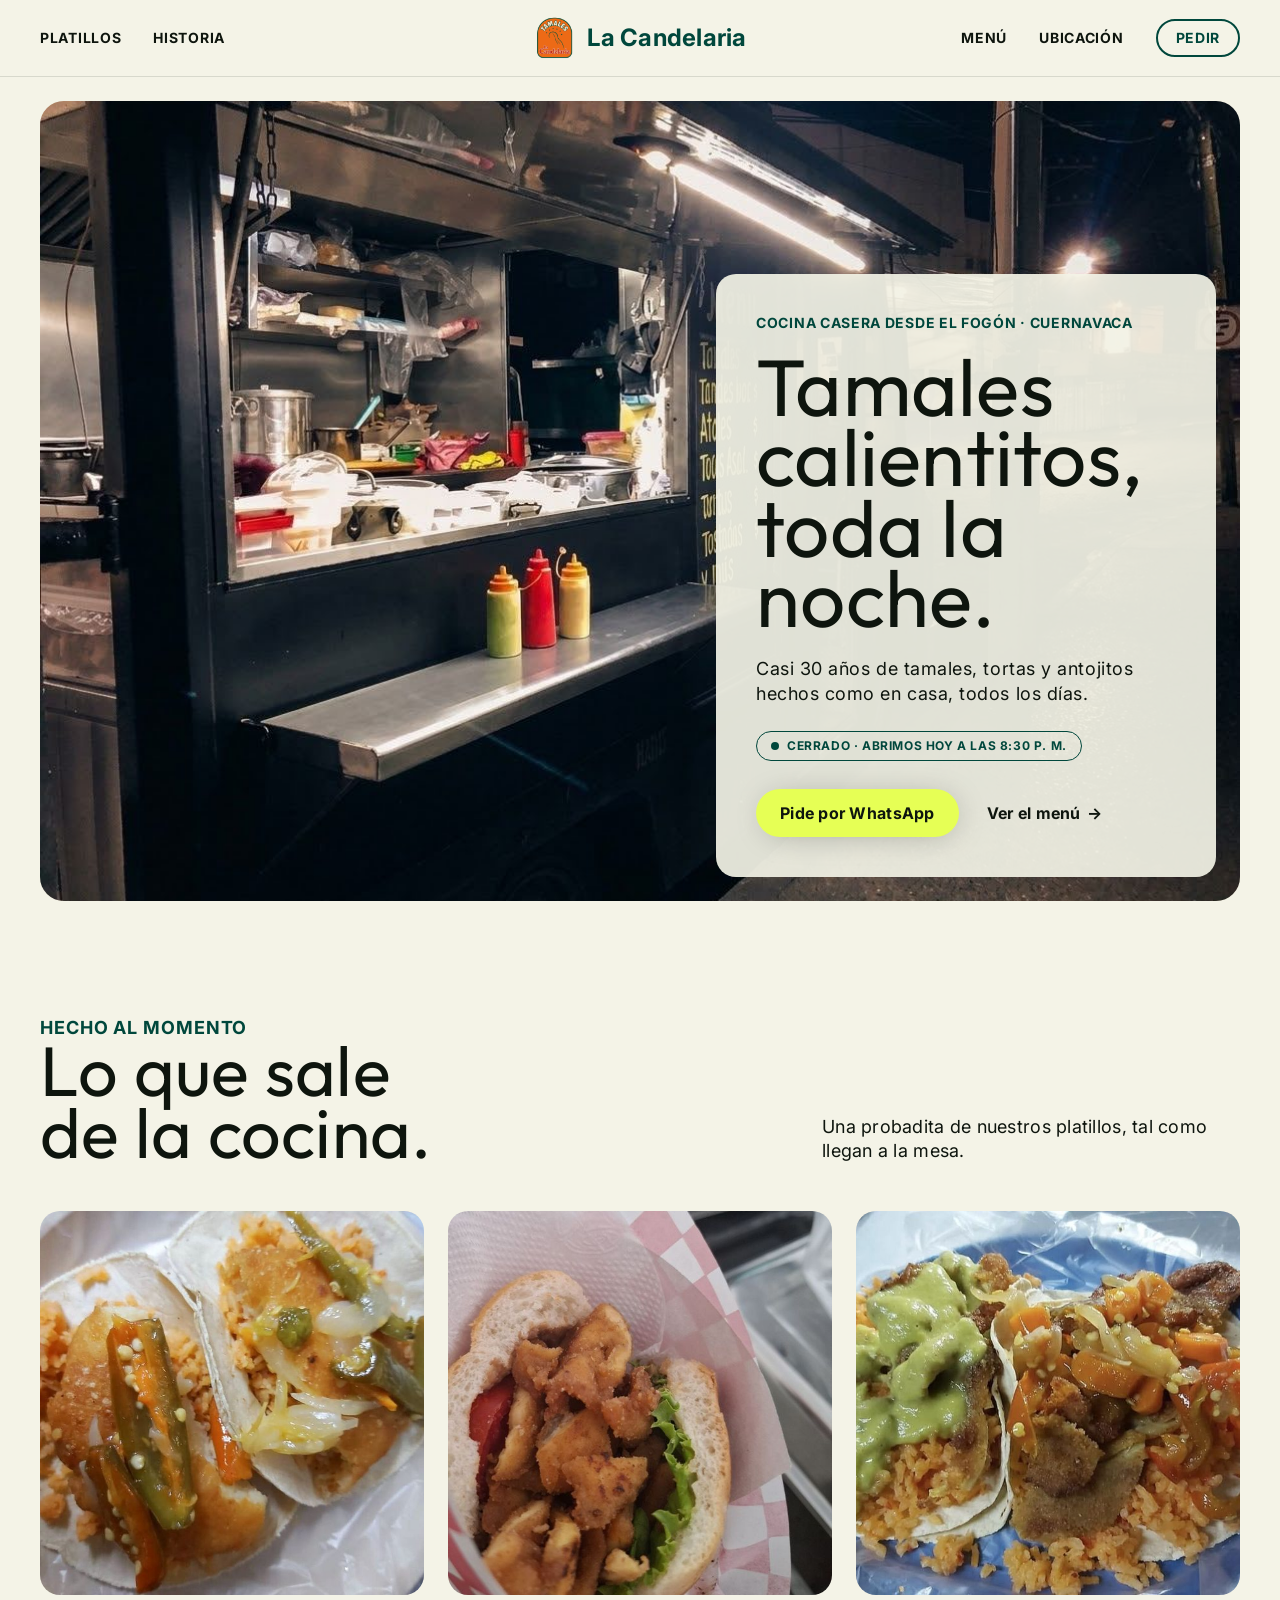
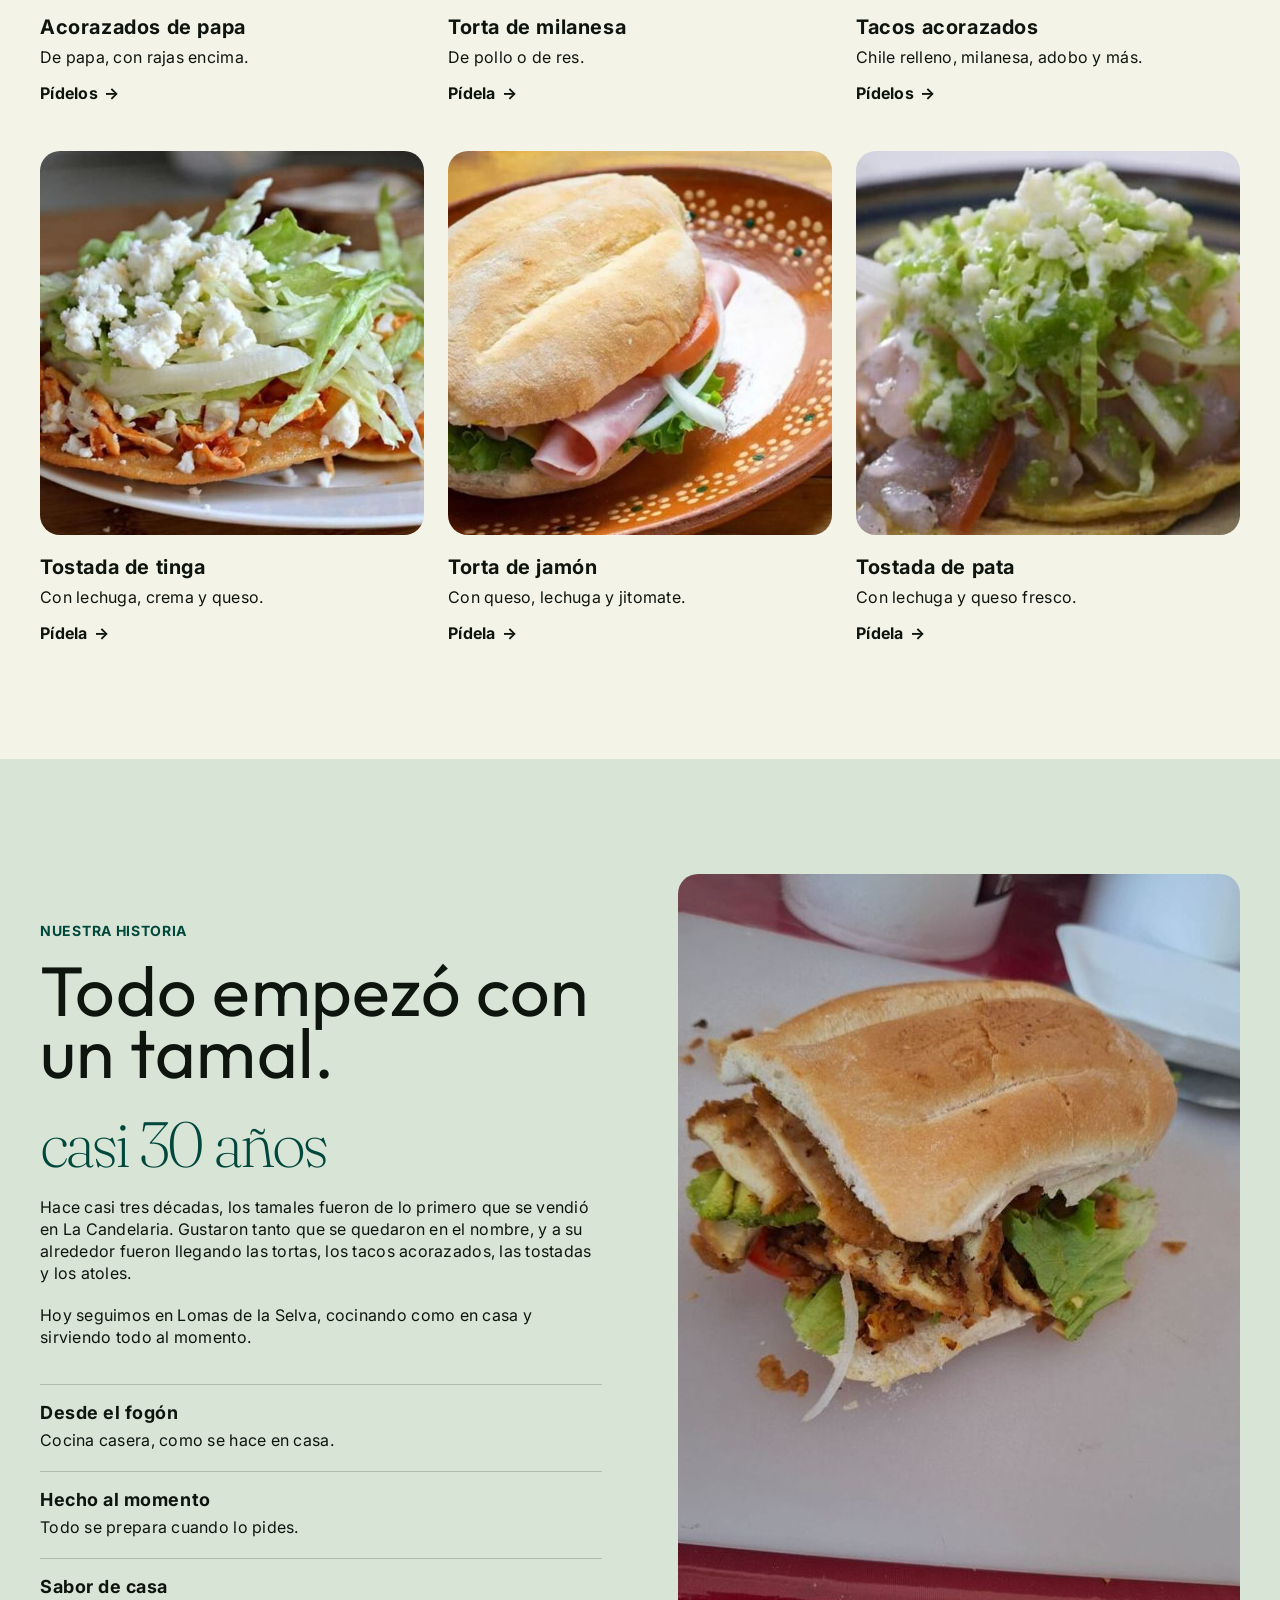
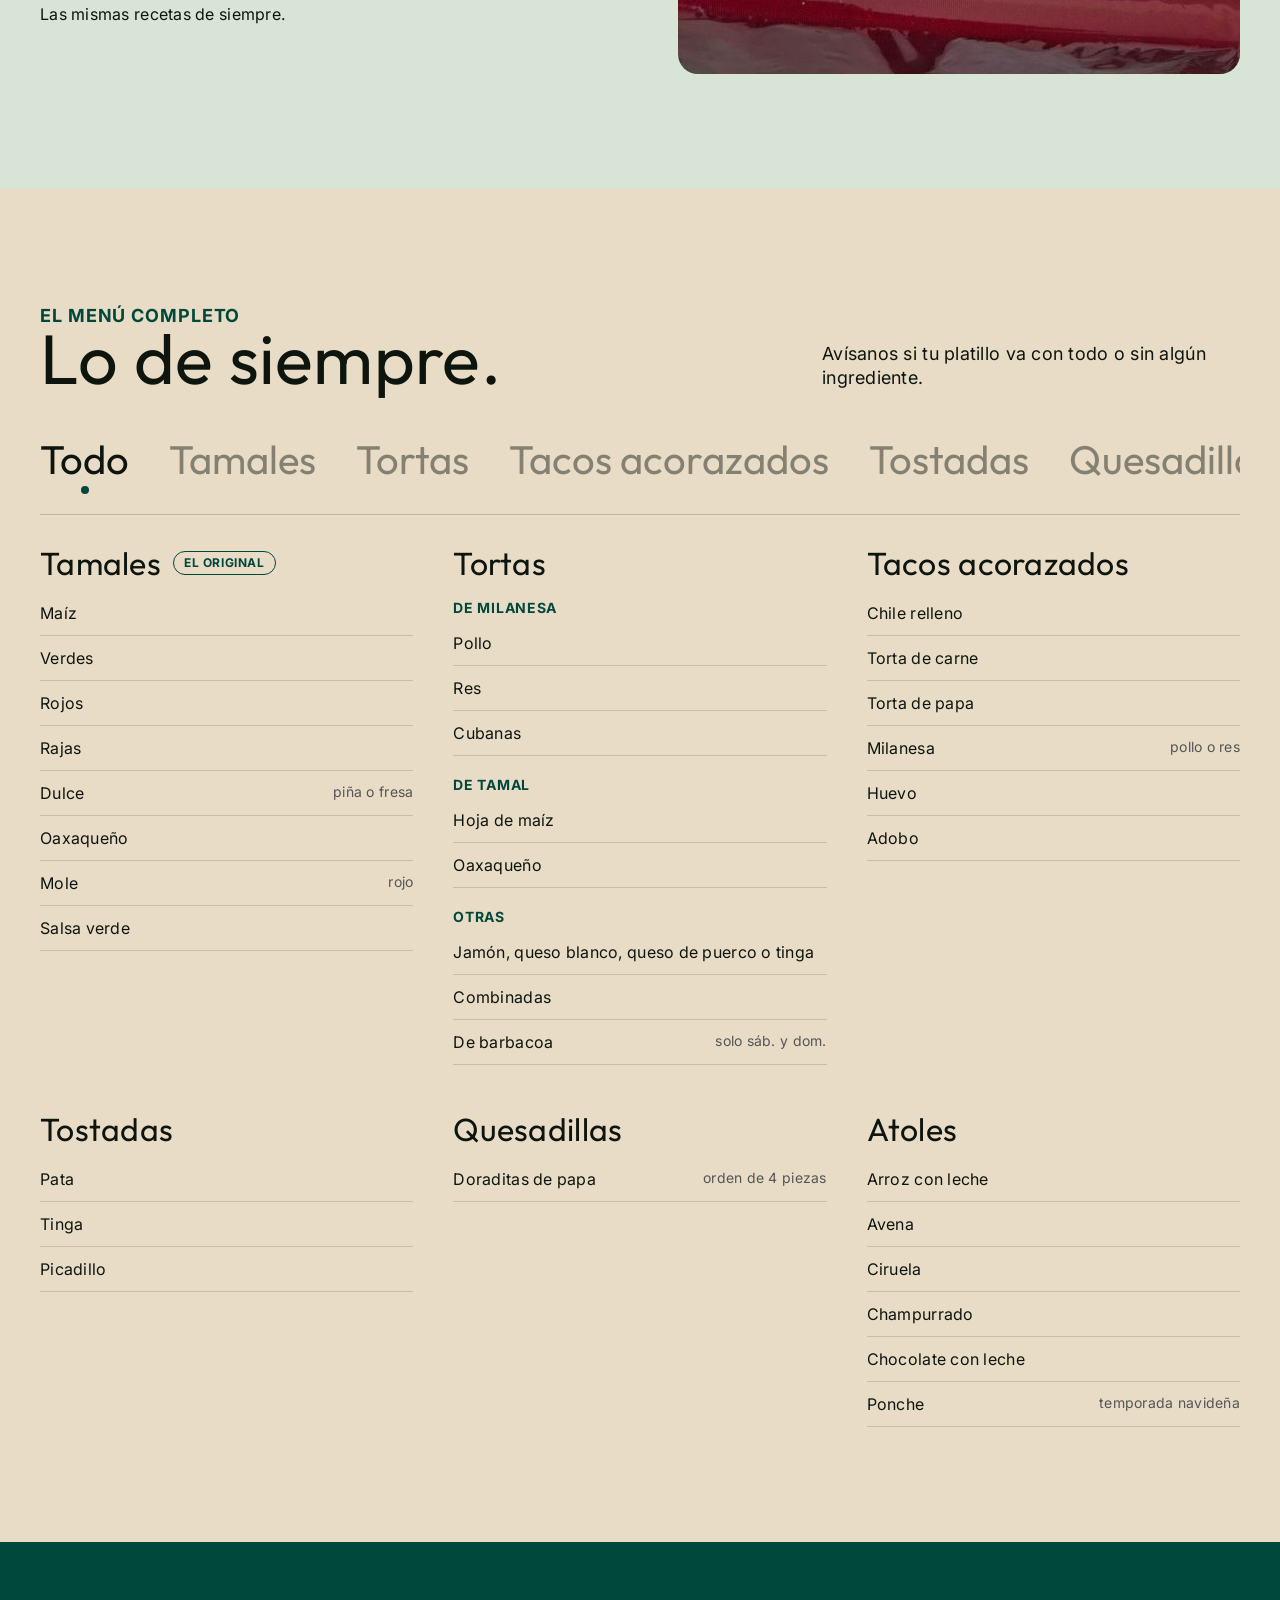
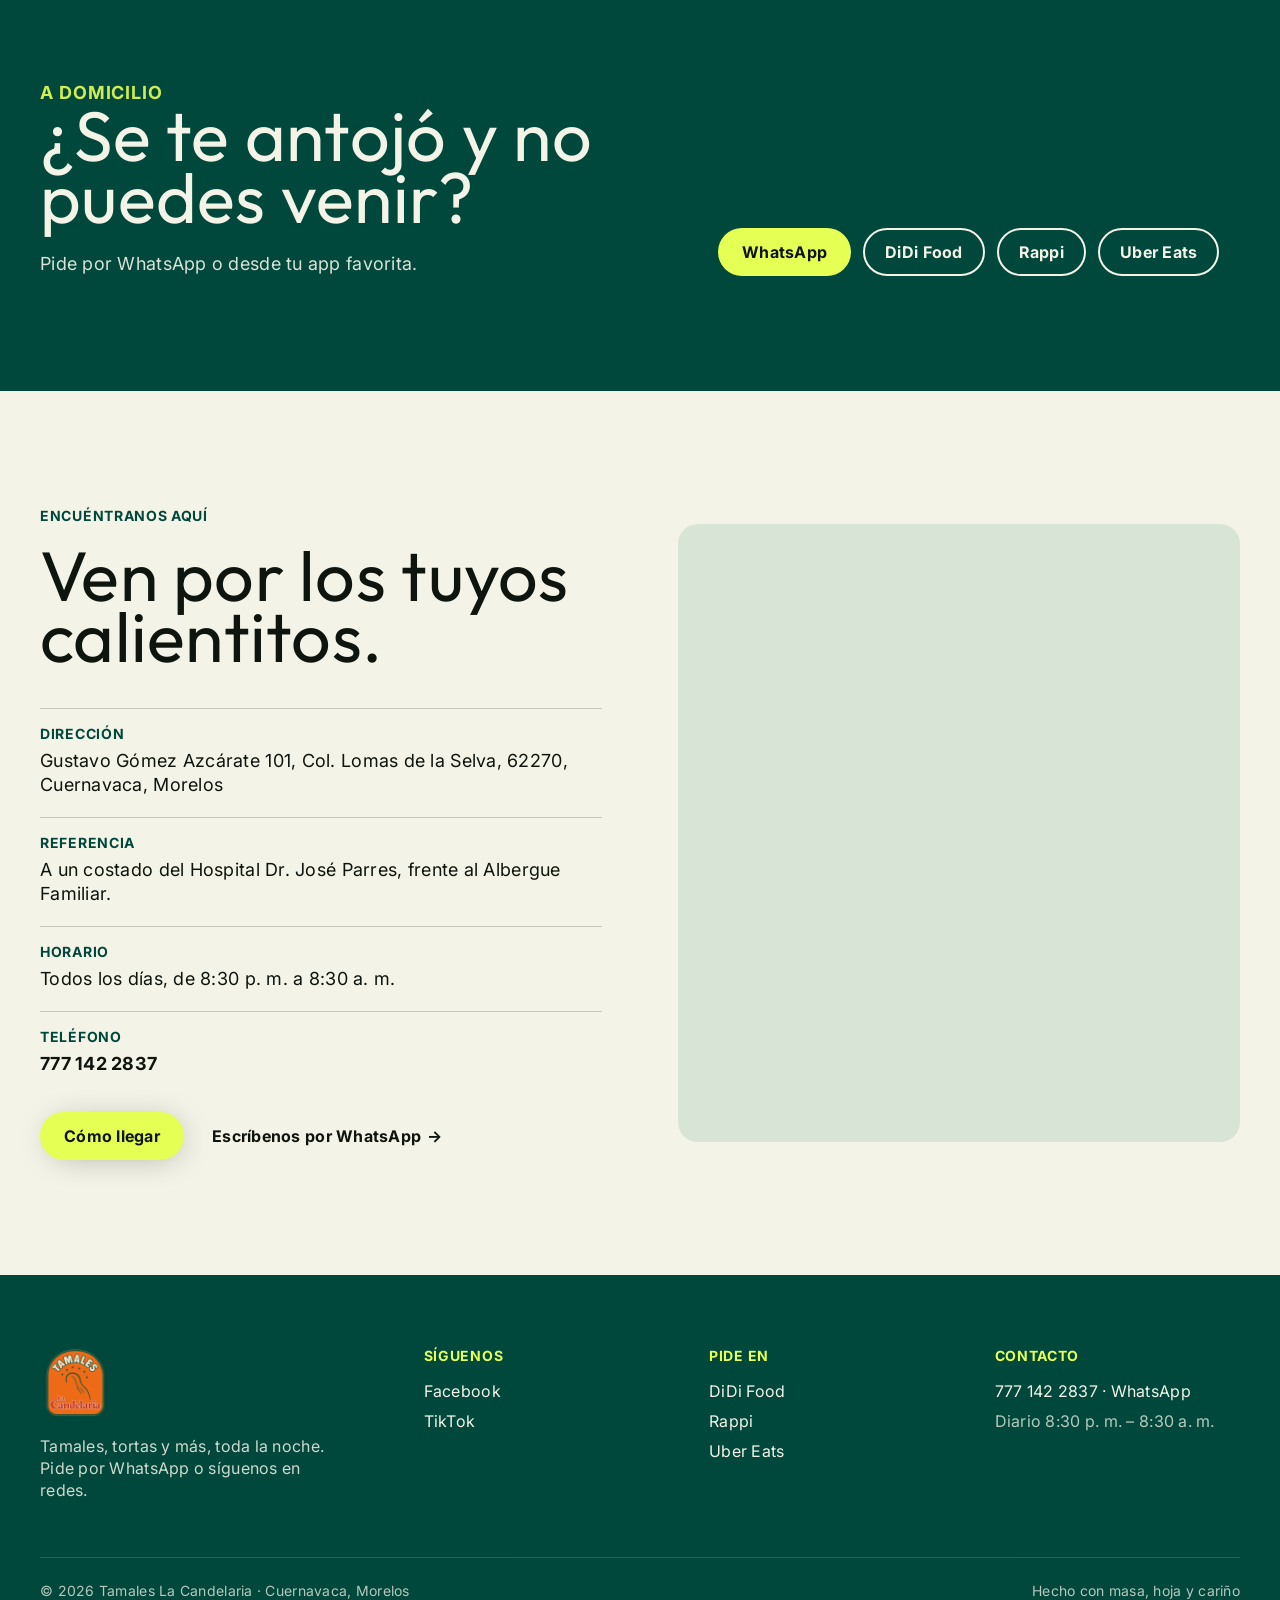
<file: index.html>
<!doctype html>
<html lang="es">
<head>
<meta charset="utf-8">
<meta name="viewport" content="width=device-width, initial-scale=1">
<meta name="color-scheme" content="light">
<title>Tamales La Candelaria · Tamales, tortas y más en Cuernavaca</title>
<meta name="description" content="Tamales La Candelaria: casi 30 años de tamales, tortas y antojitos hechos como en casa. Lomas de la Selva, Cuernavaca, Morelos.">
<meta name="theme-color" content="#00473c">
<meta property="og:type" content="website">
<meta property="og:title" content="Tamales La Candelaria · Cuernavaca">
<meta property="og:description" content="Tamales, tortas y antojitos hechos como en casa. Abierto toda la noche, de 8:30 p. m. a 8:30 a. m.">
<meta property="og:url" content="https://tamalesymas.github.io/Tamales/">
<meta property="og:image" content="https://tamalesymas.github.io/Tamales/img/og-image.jpg">
<meta name="twitter:card" content="summary_large_image">
<link rel="icon" href="img/favicon.png">
<link rel="apple-touch-icon" href="img/favicon.png">
<link rel="preconnect" href="https://fonts.googleapis.com">
<link rel="preconnect" href="https://fonts.gstatic.com" crossorigin>
<link href="https://fonts.googleapis.com/css2?family=Outfit:wght@400&family=Inter:wght@400;700&family=Fraunces:opsz,wght@9..144,200&display=swap" rel="stylesheet">

<style>
/* =========================================================
   SISTEMA VISUAL
   Paleta: crema + verde bosque, con un solo color de acción (lima).
   Tipos: Outfit 400 (titulares), Inter (texto), Fraunces 200 (acento fino).
   ========================================================= */
:root{
  --deep-forest:#00473c;
  --lime-glow:#e6ff55;
  --sage-mist:#d8e5d6;
  --warm-sand:#e8dcc6;
  --cream:#f4f3e7;
  --ink:#0e150e;
  --warm-gray:#8c8c82;
  --slate:#555555;

  --font-display:"Outfit", ui-sans-serif, system-ui, sans-serif;
  --font-text:"Inter", ui-sans-serif, system-ui, sans-serif;
  --font-thin:"Fraunces", Georgia, serif;

  --r-img:20px; --r-card:24px; --r-badge:20px; --r-pill:9999px;
  --shadow-xl:rgba(14,21,14,.4) 3px 3px 32px -10px;
  --max:1200px;
  --section:clamp(64px, 9vw, 120px);
}

*,*::before,*::after{box-sizing:border-box}
html{scroll-behavior:smooth; scroll-padding-top:80px; overflow-x:clip}
body{
  margin:0; background:var(--cream); color:var(--ink); overflow-x:clip;
  font:400 16px/1.25 var(--font-text); letter-spacing:.017em;
  -webkit-font-smoothing:antialiased;
}
img{max-width:100%; display:block}
a{color:inherit}
.wrap{width:min(var(--max), 100% - 48px); margin-inline:auto}
@media (max-width:600px){ .wrap{width:calc(100% - 32px)} }
.sr-only{position:absolute;width:1px;height:1px;overflow:hidden;clip:rect(0 0 0 0);white-space:nowrap}
:focus-visible{outline:3px solid var(--deep-forest); outline-offset:3px; border-radius:6px}

/* ---------- Tipografía ---------- */
.eyebrow{
  margin:0 0 20px; font:700 14px/1.29 var(--font-text);
  letter-spacing:.05em; text-transform:uppercase; color:var(--deep-forest);
}
.display{
  margin:0; font:400 clamp(52px, 7.4vw, 80px)/.88 var(--font-display);
  color:var(--ink);
}
.h2{
  margin:0; font:400 clamp(42px, 5.6vw, 70px)/.88 var(--font-display);
  color:var(--ink);
}
.thin{
  font:200 clamp(44px, 5vw, 64px)/1 var(--font-thin);
  letter-spacing:-.047em; color:var(--deep-forest);
}
.lead{font-size:18px; line-height:1.38; letter-spacing:.03em; max-width:42ch; margin:24px 0 0}
p{max-width:60ch}

/* ---------- Botones ---------- */
.pill{
  display:inline-flex; align-items:center; justify-content:center; gap:8px;
  border-radius:var(--r-pill); text-decoration:none; cursor:pointer;
  font:700 16px/1 var(--font-text); letter-spacing:.017em;
  transition:transform .15s ease, background .15s ease, color .15s ease;
}
.pill:hover{transform:translateY(-2px)}
.pill-lime{background:var(--lime-glow); color:var(--ink); padding:16px 24px; box-shadow:var(--shadow-xl)}
.pill-outline{border:2px solid var(--deep-forest); color:var(--deep-forest); padding:12px 20px; background:transparent}
.pill-outline:hover{background:var(--deep-forest); color:var(--cream)}
.ghost{
  font:700 16px/1.25 var(--font-text); letter-spacing:.017em; color:var(--ink);
  text-decoration:none; display:inline-flex; gap:6px; align-items:center;
}
.ghost::after{content:"→"; transition:transform .15s}
.ghost:hover{text-decoration:underline; text-underline-offset:4px}
.ghost:hover::after{transform:translateX(3px)}

/* ---------- Navegación ---------- */
.nav{position:sticky; top:0; z-index:50; background:var(--cream); border-bottom:1px solid rgba(14,21,14,.12)}
.nav-row{display:grid; grid-template-columns:1fr auto 1fr; align-items:center; height:76px}
.nav-l,.nav-r{display:flex; gap:32px; align-items:center}
.nav-r{justify-content:flex-end}
.nav a.link{
  text-decoration:none; font:700 14px/1 var(--font-text); letter-spacing:.05em;
  text-transform:uppercase; color:var(--ink);
}
.nav a.link:hover{color:var(--deep-forest); text-decoration:underline; text-underline-offset:6px}
.logo{display:flex; align-items:center; gap:10px; text-decoration:none}
.logo img{width:44px; height:44px}
.logo span{font:700 24px/1 var(--font-text); letter-spacing:.01em; color:var(--deep-forest)}
.nav .pill{font-size:14px; letter-spacing:.05em; text-transform:uppercase; padding:10px 18px}
@media (max-width:860px){
  .nav-row{grid-template-columns:1fr auto}
  .nav-l, .nav a.link{display:none}
}
@media (max-width:380px){ .logo span{display:none} }

/* ---------- Hero ---------- */
.hero{padding-top:24px}
.hero .wrap{position:relative}
.hero-media{margin:0; border-radius:var(--r-card); overflow:hidden; aspect-ratio:3/2; background:var(--warm-sand)}
.hero-media img{width:100%; height:100%; object-fit:cover; object-position:center 45%}
.hero-panel{
  position:absolute; right:24px; bottom:24px; max-width:500px;
  background:rgba(244,243,231,.92); padding:40px; border-radius:var(--r-img);
}
.estado{
  display:inline-flex; align-items:center; gap:8px; margin-top:24px;
  padding:6px 14px; border-radius:var(--r-badge); border:1.5px solid var(--deep-forest);
  font:700 12px/1.33 var(--font-text); letter-spacing:.05em; text-transform:uppercase; color:var(--deep-forest);
}
.estado i{width:8px; height:8px; border-radius:50%; background:currentColor; flex:none}
.estado.abierto{background:var(--lime-glow); border-color:var(--lime-glow); color:var(--ink)}
.acciones{display:flex; flex-wrap:wrap; gap:16px 28px; align-items:center; margin-top:28px}
@media (max-width:1000px){
  .hero-media{aspect-ratio:4/3}
  .hero-panel{position:relative; right:auto; bottom:auto; max-width:none; margin:-56px 12px 0; padding:28px 24px}
}
@media (max-width:760px){
  .hero{padding-top:16px}
}

/* ---------- Bandas ---------- */
section{padding-block:var(--section)}
.band-sage{background:var(--sage-mist)}
.band-sand{background:var(--warm-sand)}
.band-forest{background:var(--deep-forest); color:var(--cream)}
.cabeza{display:flex; justify-content:space-between; align-items:end; gap:24px 40px; flex-wrap:wrap; margin-bottom:48px}
.cabeza p{margin:0; font-size:18px; line-height:1.33; max-width:38ch}

/* ---------- Historia (split) ---------- */
.split{display:grid; grid-template-columns:1fr 1fr; gap:clamp(40px, 6vw, 80px); align-items:center}
.split figure{margin:0; border-radius:var(--r-img); overflow:hidden}
.split figure img{width:100%; aspect-ratio:4/5; object-fit:cover}
.historia .thin{margin:28px 0 0}
.historia p.texto{font-size:16px; line-height:1.38; margin:20px 0 0}
.valores{margin:36px 0 0; padding:0; display:grid; gap:20px}
.valores div{border-top:1px solid rgba(14,21,14,.2); padding-top:16px}
.valores dt{font:700 18px/1.33 var(--font-text); letter-spacing:.03em}
.valores dd{margin:4px 0 0; line-height:1.38}
@media (max-width:860px){ .split{grid-template-columns:1fr} .historia figure{order:-1} }

/* ---------- Platillos (tarjetas) ---------- */
.cards{list-style:none; margin:0; padding:0; display:grid; grid-template-columns:repeat(3, 1fr); gap:48px 24px}
.card img{width:100%; aspect-ratio:1/1; object-fit:cover; border-radius:var(--r-img)}
.card-body{padding-top:20px}
.card h3{margin:0; font:700 20px/1.2 var(--font-text); letter-spacing:.03em}
.card p{margin:8px 0 16px; line-height:1.25}
@media (max-width:860px){ .cards{grid-template-columns:repeat(2, 1fr)} }
@media (max-width:520px){ .cards{grid-template-columns:1fr} }

/* ---------- Menú ---------- */
.tabs{
  display:flex; gap:12px 40px; overflow-x:auto; padding:4px 0 20px; margin-bottom:32px;
  scrollbar-width:none; border-bottom:1px solid rgba(14,21,14,.2);
}
.tabs::-webkit-scrollbar{display:none}
.tabs button{
  flex:none; position:relative; background:none; border:0; padding:0 0 18px; cursor:pointer;
  font:400 clamp(28px, 3.4vw, 40px)/.85 var(--font-display); color:var(--ink); opacity:.45;
  transition:opacity .15s;
}
.tabs button:hover{opacity:.8}
.tabs button[aria-pressed="true"]{opacity:1}
.tabs button[aria-pressed="true"]::after{
  content:""; position:absolute; left:50%; bottom:0; width:8px; height:8px; margin-left:-4px;
  border-radius:50%; background:var(--deep-forest);
}
.categorias{display:grid; grid-template-columns:repeat(3, 1fr); gap:48px 40px}
.categorias.una{grid-template-columns:minmax(0, 560px)}
.categoria h3{margin:0 0 12px; font:400 32px/1 var(--font-display); display:flex; align-items:center; gap:12px; flex-wrap:wrap}
.categoria .tag{
  font:700 12px/1.33 var(--font-text); letter-spacing:.05em; text-transform:uppercase;
  border:1.5px solid var(--deep-forest); color:var(--deep-forest); border-radius:var(--r-badge); padding:3px 10px;
}
.categoria h4{margin:20px 0 4px; font:700 14px/1.29 var(--font-text); letter-spacing:.05em; text-transform:uppercase; color:var(--deep-forest)}
.categoria ul{list-style:none; margin:0; padding:0}
.categoria li{display:flex; justify-content:space-between; gap:16px; padding:12px 0; border-bottom:1px solid rgba(14,21,14,.15); font-size:16px}
.categoria li small{color:var(--slate); font-size:14px; text-align:right}
.nota{margin:40px 0 0; font-size:14px; color:var(--slate)}
@media (max-width:860px){ .categorias{grid-template-columns:1fr 1fr} }
@media (max-width:560px){ .categorias{grid-template-columns:1fr} }

/* ---------- A domicilio ---------- */
.domicilio .wrap{display:grid; grid-template-columns:1.1fr .9fr; gap:40px; align-items:end}
.domicilio .h2{color:var(--cream)}
.domicilio .eyebrow{color:var(--lime-glow)}
.domicilio p{margin:24px 0 0; font-size:18px; line-height:1.33; opacity:.9}
.apps{display:flex; flex-wrap:wrap; gap:12px}
.apps .pill-outline{border-color:var(--cream); color:var(--cream)}
.apps .pill-outline:hover{background:var(--cream); color:var(--deep-forest)}
.apps .pill-lime{box-shadow:none}
@media (max-width:860px){ .domicilio .wrap{grid-template-columns:1fr} }

/* ---------- Visítanos ---------- */
.datos{margin:40px 0 0; display:grid; gap:20px}
.datos div{border-top:1px solid rgba(14,21,14,.2); padding-top:16px}
.datos dt{font:700 14px/1.29 var(--font-text); letter-spacing:.05em; text-transform:uppercase; color:var(--deep-forest)}
.datos dd{margin:6px 0 0; font-size:18px; line-height:1.33}
.datos a{text-decoration:none; font-weight:700}
.datos a:hover{text-decoration:underline}
.mapa{border-radius:var(--r-img); overflow:hidden; aspect-ratio:4/4.4; background:var(--sage-mist)}
.mapa iframe{width:100%; height:100%; border:0; display:block}
.visita .acciones{margin-top:36px}

/* ---------- Pie ---------- */
footer{background:var(--deep-forest); color:var(--cream); padding-block:72px 32px}
footer .wrap{display:grid; grid-template-columns:1.4fr 1fr 1fr 1fr; gap:40px}
footer img{width:72px}
footer h3{margin:0 0 16px; font:700 14px/1.29 var(--font-text); letter-spacing:.05em; text-transform:uppercase; color:var(--lime-glow)}
footer ul{list-style:none; margin:0; padding:0; display:grid; gap:10px}
footer a{text-decoration:none}
footer a:hover{text-decoration:underline; text-underline-offset:4px}
footer .marca p{margin:16px 0 0; max-width:30ch; line-height:1.38; opacity:.85}
footer .legal{
  grid-column:1/-1; border-top:1px solid rgba(244,243,231,.2); padding-top:24px; margin-top:16px;
  font-size:14px; opacity:.75; display:flex; justify-content:space-between; flex-wrap:wrap; gap:12px;
}
@media (max-width:760px){ footer .wrap{grid-template-columns:1fr 1fr} footer .marca{grid-column:1/-1} }

@media (prefers-reduced-motion: reduce){
  *,*::before,*::after{transition:none !important; scroll-behavior:auto !important}
}
</style>
</head>

<body>
<a class="sr-only" href="#menu">Saltar al menú</a>

<!-- ======================= NAVEGACIÓN ======================= -->
<header class="nav">
  <div class="wrap nav-row">
    <nav class="nav-l" aria-label="Secciones">
      <a class="link" href="#cocina">Platillos</a>
      <a class="link" href="#historia">Historia</a>
    </nav>
    <a class="logo" href="#inicio" aria-label="Tamales La Candelaria, inicio">
      <img src="img/logo.png" alt="" width="44" height="44">
      <span>La Candelaria</span>
    </a>
    <div class="nav-r">
      <a class="link" href="#menu">Menú</a>
      <a class="link" href="#visitanos">Ubicación</a>
      <a class="pill pill-outline" href="https://wa.me/527771422837" target="_blank" rel="noopener">Pedir</a>
    </div>
  </div>
</header>

<main id="inicio">

<!-- ======================= HERO ======================= -->
<section class="hero" style="padding-bottom:0">
  <div class="wrap">
    <figure class="hero-media">
      <img src="img/camioncito-noche.jpg" alt="El camioncito de La Candelaria iluminado de noche, con su menú en pizarrón" width="1195" height="896">
    </figure>
    <div class="hero-panel">
      <p class="eyebrow">Cocina casera desde el fogón · Cuernavaca</p>
      <h1 class="display">Tamales calientitos, toda la noche.</h1>
      <p class="lead">Casi 30 años de tamales, tortas y antojitos hechos como en casa, todos los días.</p>
      <div class="estado" id="estado" role="status"><i aria-hidden="true"></i><span>Diario de 8:30 p. m. a 8:30 a. m.</span></div>
      <div class="acciones">
        <a class="pill pill-lime" href="https://wa.me/527771422837" target="_blank" rel="noopener">Pide por WhatsApp</a>
        <a class="ghost" href="#menu">Ver el menú</a>
      </div>
    </div>
  </div>
</section>

<!-- ======================= PLATILLOS ======================= -->
<section id="cocina">
  <div class="wrap">
    <div class="cabeza">
      <div>
        <p class="eyebrow">Hecho al momento</p>
        <h2 class="h2">Lo que sale<br>de la cocina.</h2>
      </div>
      <p>Una probadita de nuestros platillos, tal como llegan a la mesa.</p>
    </div>
    <ul class="cards">
      <li class="card">
        <img src="img/tacos-acorazados-curtido.jpg" alt="Tacos acorazados de papa con rajas encima" loading="lazy">
        <div class="card-body"><h3>Acorazados de papa</h3><p>De papa, con rajas encima.</p><a class="ghost" href="https://wa.me/527771422837" target="_blank" rel="noopener">Pídelos</a></div>
      </li>
      <li class="card">
        <img src="img/torta-milanesa.jpg" alt="Torta de milanesa" loading="lazy">
        <div class="card-body"><h3>Torta de milanesa</h3><p>De pollo o de res.</p><a class="ghost" href="https://wa.me/527771422837" target="_blank" rel="noopener">Pídela</a></div>
      </li>
      <li class="card">
        <img src="img/tacos-acorazados.jpg" alt="Tacos acorazados" loading="lazy">
        <div class="card-body"><h3>Tacos acorazados</h3><p>Chile relleno, milanesa, adobo y más.</p><a class="ghost" href="https://wa.me/527771422837" target="_blank" rel="noopener">Pídelos</a></div>
      </li>
      <li class="card">
        <img src="img/tostada-tinga.jpg" alt="Tostada de tinga con lechuga y queso" loading="lazy">
        <div class="card-body"><h3>Tostada de tinga</h3><p>Con lechuga, crema y queso.</p><a class="ghost" href="https://wa.me/527771422837" target="_blank" rel="noopener">Pídela</a></div>
      </li>
      <li class="card">
        <img src="img/torta-jamon.jpg" alt="Torta de jamón" loading="lazy">
        <div class="card-body"><h3>Torta de jamón</h3><p>Con queso, lechuga y jitomate.</p><a class="ghost" href="https://wa.me/527771422837" target="_blank" rel="noopener">Pídela</a></div>
      </li>
      <li class="card">
        <img src="img/tostada-pata.jpg" alt="Tostada de pata" loading="lazy">
        <div class="card-body"><h3>Tostada de pata</h3><p>Con lechuga y queso fresco.</p><a class="ghost" href="https://wa.me/527771422837" target="_blank" rel="noopener">Pídela</a></div>
      </li>
    </ul>
  </div>
</section>

<!-- ======================= HISTORIA ======================= -->
<section id="historia" class="band-sage historia">
  <div class="wrap split">
    <div>
      <p class="eyebrow">Nuestra historia</p>
      <h2 class="h2">Todo empezó con un tamal.</h2>
      <p class="thin">casi 30 años</p>
      <p class="texto">Hace casi tres décadas, los tamales fueron de lo primero que se vendió en La Candelaria. Gustaron tanto que se quedaron en el nombre, y a su alrededor fueron llegando las tortas, los tacos acorazados, las tostadas y los atoles.</p>
      <p class="texto">Hoy seguimos en Lomas de la Selva, cocinando como en casa y sirviendo todo al momento.</p>
      <dl class="valores">
        <div><dt>Desde el fogón</dt><dd>Cocina casera, como se hace en casa.</dd></div>
        <div><dt>Hecho al momento</dt><dd>Todo se prepara cuando lo pides.</dd></div>
        <div><dt>Sabor de casa</dt><dd>Las mismas recetas de siempre.</dd></div>
      </dl>
    </div>
    <figure>
      <img src="img/torta-milanesa-aguacate.jpg" alt="Torta de milanesa con aguacate" loading="lazy" width="600" height="800">
    </figure>
  </div>
</section>

<!-- ======================= MENÚ ======================= -->
<section id="menu" class="band-sand">
  <div class="wrap">
    <div class="cabeza">
      <div>
        <p class="eyebrow">El menú completo</p>
        <h2 class="h2">Lo de siempre.</h2>
      </div>
      <p>Avísanos si tu platillo va con todo o sin algún ingrediente.</p>
    </div>
    <div class="tabs" id="tabs" role="group" aria-label="Filtrar menú"></div>
    <div class="categorias" id="categorias"></div>
  </div>
</section>

<!-- ======================= A DOMICILIO ======================= -->
<section class="band-forest domicilio">
  <div class="wrap">
    <div>
      <p class="eyebrow">A domicilio</p>
      <h2 class="h2">¿Se te antojó y no puedes venir?</h2>
      <p>Pide por WhatsApp o desde tu app favorita.</p>
    </div>
    <div class="apps">
      <a class="pill pill-lime" href="https://wa.me/527771422837" target="_blank" rel="noopener">WhatsApp</a>
      <a class="pill pill-outline" href="https://www.didi-food.com/es-MX/food/store/5764607526004592480/?channel=10&amp;cityId=52170200&amp;lat=18.936528&amp;lng=-99.232878&amp;area=MX&amp;lang=es-MX" target="_blank" rel="noopener">DiDi Food</a>
      <a class="pill pill-outline" href="https://www.rappi.com.mx/restaurantes/1930163172-tamales-la-candelaria" target="_blank" rel="noopener">Rappi</a>
      <a class="pill pill-outline" href="https://www.ubereats.com/mx/store/tamales-la-candelaria-el-camioncito-cuernavaca/ItILz7Q6XJuY6WOKVY_g_Q?diningMode=DELIVERY" target="_blank" rel="noopener">Uber Eats</a>
    </div>
  </div>
</section>

<!-- ======================= VISÍTANOS ======================= -->
<section id="visitanos" class="visita">
  <div class="wrap split">
    <div>
      <p class="eyebrow">Encuéntranos aquí</p>
      <h2 class="h2">Ven por los tuyos calientitos.</h2>
      <dl class="datos">
        <div><dt>Dirección</dt><dd>Gustavo Gómez Azcárate 101, Col. Lomas de la Selva, 62270, Cuernavaca, Morelos</dd></div>
        <div><dt>Referencia</dt><dd>A un costado del Hospital Dr. José Parres, frente al Albergue Familiar.</dd></div>
        <div><dt>Horario</dt><dd>Todos los días, de 8:30 p. m. a 8:30 a. m.</dd></div>
        <div><dt>Teléfono</dt><dd><a href="tel:+527771422837">777 142 2837</a></dd></div>
      </dl>
      <div class="acciones">
        <a class="pill pill-lime" href="https://www.google.com/maps/dir/?api=1&amp;destination=Tamales+la+Candelaria,+Cuernavaca,+Mor." target="_blank" rel="noopener">Cómo llegar</a>
        <a class="ghost" href="https://wa.me/527771422837" target="_blank" rel="noopener">Escríbenos por WhatsApp</a>
      </div>
    </div>
    <div class="mapa">
      <iframe src="https://www.google.com/maps?q=Tamales+la+Candelaria,+Cuernavaca,+Mor.&amp;output=embed" loading="lazy" referrerpolicy="no-referrer-when-downgrade" title="Mapa de ubicación de Tamales La Candelaria"></iframe>
    </div>
  </div>
</section>

</main>

<!-- ======================= PIE ======================= -->
<footer>
  <div class="wrap">
    <div class="marca">
      <img src="img/logo.png" alt="Tamales La Candelaria" width="72" height="72">
      <p>Tamales, tortas y más, toda la noche. Pide por WhatsApp o síguenos en redes.</p>
    </div>
    <div>
      <h3>Síguenos</h3>
      <ul>
        <li><a href="https://www.facebook.com/lacandelaria.tamales" target="_blank" rel="noopener">Facebook</a></li>
        <li><a href="https://www.tiktok.com/@tamales_la_candelaria" target="_blank" rel="noopener">TikTok</a></li>
      </ul>
    </div>
    <div>
      <h3>Pide en</h3>
      <ul>
        <li><a href="https://www.didi-food.com/es-MX/food/store/5764607526004592480/?channel=10&amp;cityId=52170200&amp;lat=18.936528&amp;lng=-99.232878&amp;area=MX&amp;lang=es-MX" target="_blank" rel="noopener">DiDi Food</a></li>
        <li><a href="https://www.rappi.com.mx/restaurantes/1930163172-tamales-la-candelaria" target="_blank" rel="noopener">Rappi</a></li>
        <li><a href="https://www.ubereats.com/mx/store/tamales-la-candelaria-el-camioncito-cuernavaca/ItILz7Q6XJuY6WOKVY_g_Q?diningMode=DELIVERY" target="_blank" rel="noopener">Uber Eats</a></li>
      </ul>
    </div>
    <div>
      <h3>Contacto</h3>
      <ul>
        <li><a href="tel:+527771422837">777 142 2837</a> · <a href="https://wa.me/527771422837" target="_blank" rel="noopener">WhatsApp</a></li>
        <li style="opacity:.75">Diario 8:30 p. m. – 8:30 a. m.</li>
      </ul>
    </div>
    <div class="legal">
      <span>© <span id="anio"></span> Tamales La Candelaria · Cuernavaca, Morelos</span>
      <span>Hecho con masa, hoja y cariño</span>
    </div>
  </div>
</footer>

<script>
/* =========================================================
   ✏️  MENÚ — para agregar o quitar algo, edita esta lista
   ========================================================= */
const MENU = [
  { id:"tamales", nombre:"Tamales", tag:"El original", grupos:[
    { items:["Maíz","Verdes","Rojos","Rajas",["Dulce","piña o fresa"],"Oaxaqueño",["Mole","rojo"],"Salsa verde"] },
  ]},
  { id:"tortas", nombre:"Tortas", grupos:[
    { titulo:"De milanesa", items:["Pollo","Res","Cubanas"] },
    { titulo:"De tamal",    items:["Hoja de maíz","Oaxaqueño"] },
    { titulo:"Otras",       items:[["Jamón, queso blanco, queso de puerco o tinga",""],"Combinadas",["De barbacoa","solo sáb. y dom."]] },
  ]},
  { id:"acorazados", nombre:"Tacos acorazados", grupos:[
    { items:["Chile relleno","Torta de carne","Torta de papa",["Milanesa","pollo o res"],"Huevo","Adobo"] },
  ]},
  { id:"tostadas", nombre:"Tostadas", grupos:[
    { items:["Pata","Tinga","Picadillo"] },
  ]},
  { id:"quesadillas", nombre:"Quesadillas", grupos:[
    { items:[["Doraditas de papa","orden de 4 piezas"]] },
  ]},
  { id:"atoles", nombre:"Atoles", grupos:[
    { items:["Arroz con leche","Avena","Ciruela","Champurrado","Chocolate con leche",["Ponche","temporada navideña"]] },
  ]},
];

/* ✏️ HORARIO (formato 24 h). Abre en la noche y cierra en la mañana. */
const HORARIO = { abre: 20.5, cierra: 8.5 };   // 8:30 p. m. → 8:30 a. m.

/* =========================================================
   Lógica de la página (no hace falta tocar)
   ========================================================= */
const $ = (s, c=document) => c.querySelector(s);
$("#anio").textContent = new Date().getFullYear();

// Mensaje prellenado de WhatsApp
document.querySelectorAll("a[href^='https://wa.me/']").forEach(a => {
  a.href += "?text=" + encodeURIComponent("¡Hola, La Candelaria! Quiero hacer un pedido");
});

// ¿Abierto ahora? (hora de Cuernavaca; el horario cruza la medianoche)
(() => {
  const ahora = new Date(new Date().toLocaleString("en-US", { timeZone: "America/Mexico_City" }));
  const h = ahora.getHours() + ahora.getMinutes() / 60;
  const el = $("#estado"), txt = $("span", el);
  if (h >= HORARIO.abre || h < HORARIO.cierra) {
    el.classList.add("abierto");
    txt.textContent = "Abierto ahora · hasta 8:30 a. m.";
  } else {
    txt.textContent = "Cerrado · abrimos hoy a las 8:30 p. m.";
  }
})();

// Menú con pestañas
const tabs = $("#tabs"), cont = $("#categorias");
function pintarMenu(f = "todo") {
  cont.innerHTML = "";
  cont.classList.toggle("una", f !== "todo");
  MENU.filter(c => f === "todo" || c.id === f).forEach(c => {
    const art = document.createElement("article");
    art.className = "categoria";
    art.innerHTML = `<h3>${c.nombre}${c.tag ? `<span class="tag">${c.tag}</span>` : ""}</h3>` +
      c.grupos.map(g => `${g.titulo ? `<h4>${g.titulo}</h4>` : ""}<ul>${
        g.items.map(it => Array.isArray(it)
          ? `<li><span>${it[0]}</span>${it[1] ? `<small>${it[1]}</small>` : ""}</li>`
          : `<li><span>${it}</span></li>`).join("")
      }</ul>`).join("");
    cont.appendChild(art);
  });
}
[{id:"todo", nombre:"Todo"}, ...MENU].forEach((c, i) => {
  const b = document.createElement("button");
  b.type = "button"; b.textContent = c.nombre;
  b.setAttribute("aria-pressed", i === 0);
  b.addEventListener("click", () => {
    tabs.querySelectorAll("button").forEach(x => x.setAttribute("aria-pressed", x === b));
    pintarMenu(c.id);
  });
  tabs.appendChild(b);
});
pintarMenu();
</script>
</body>
</html>
</file>
